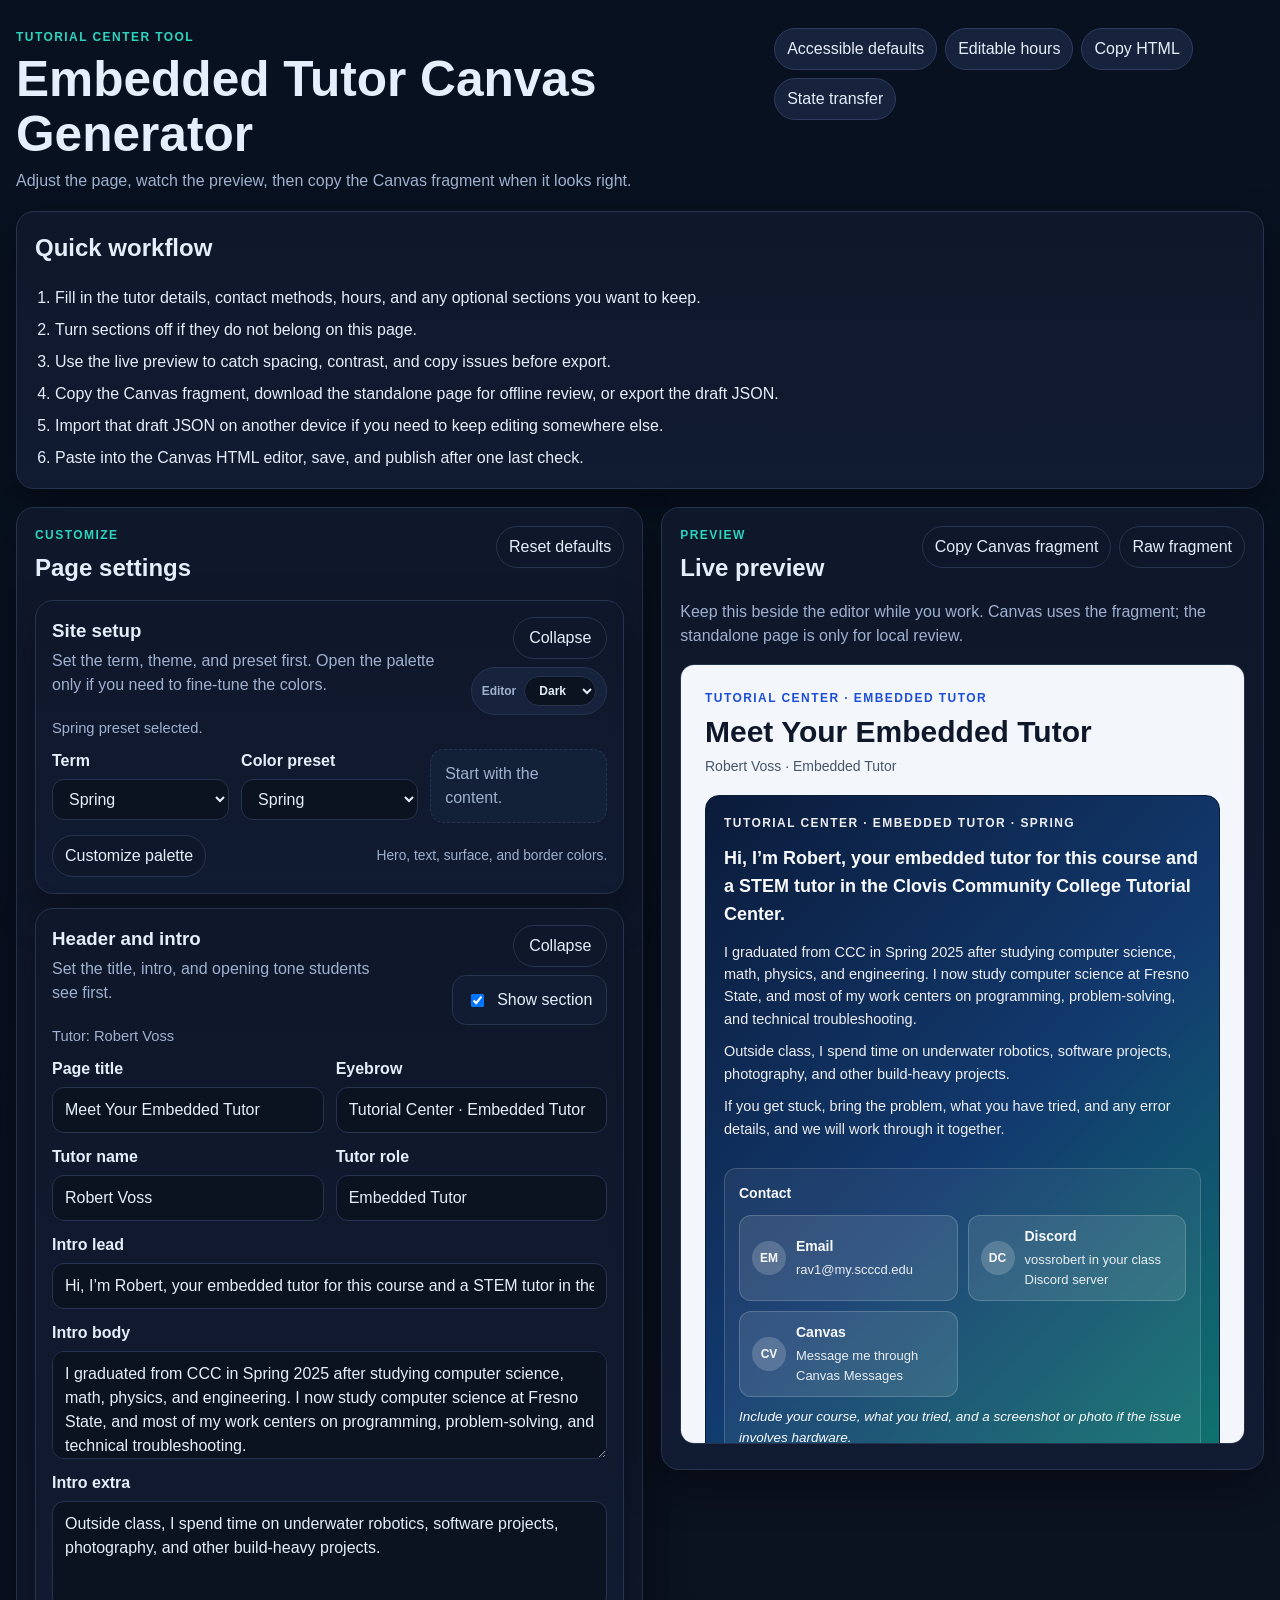
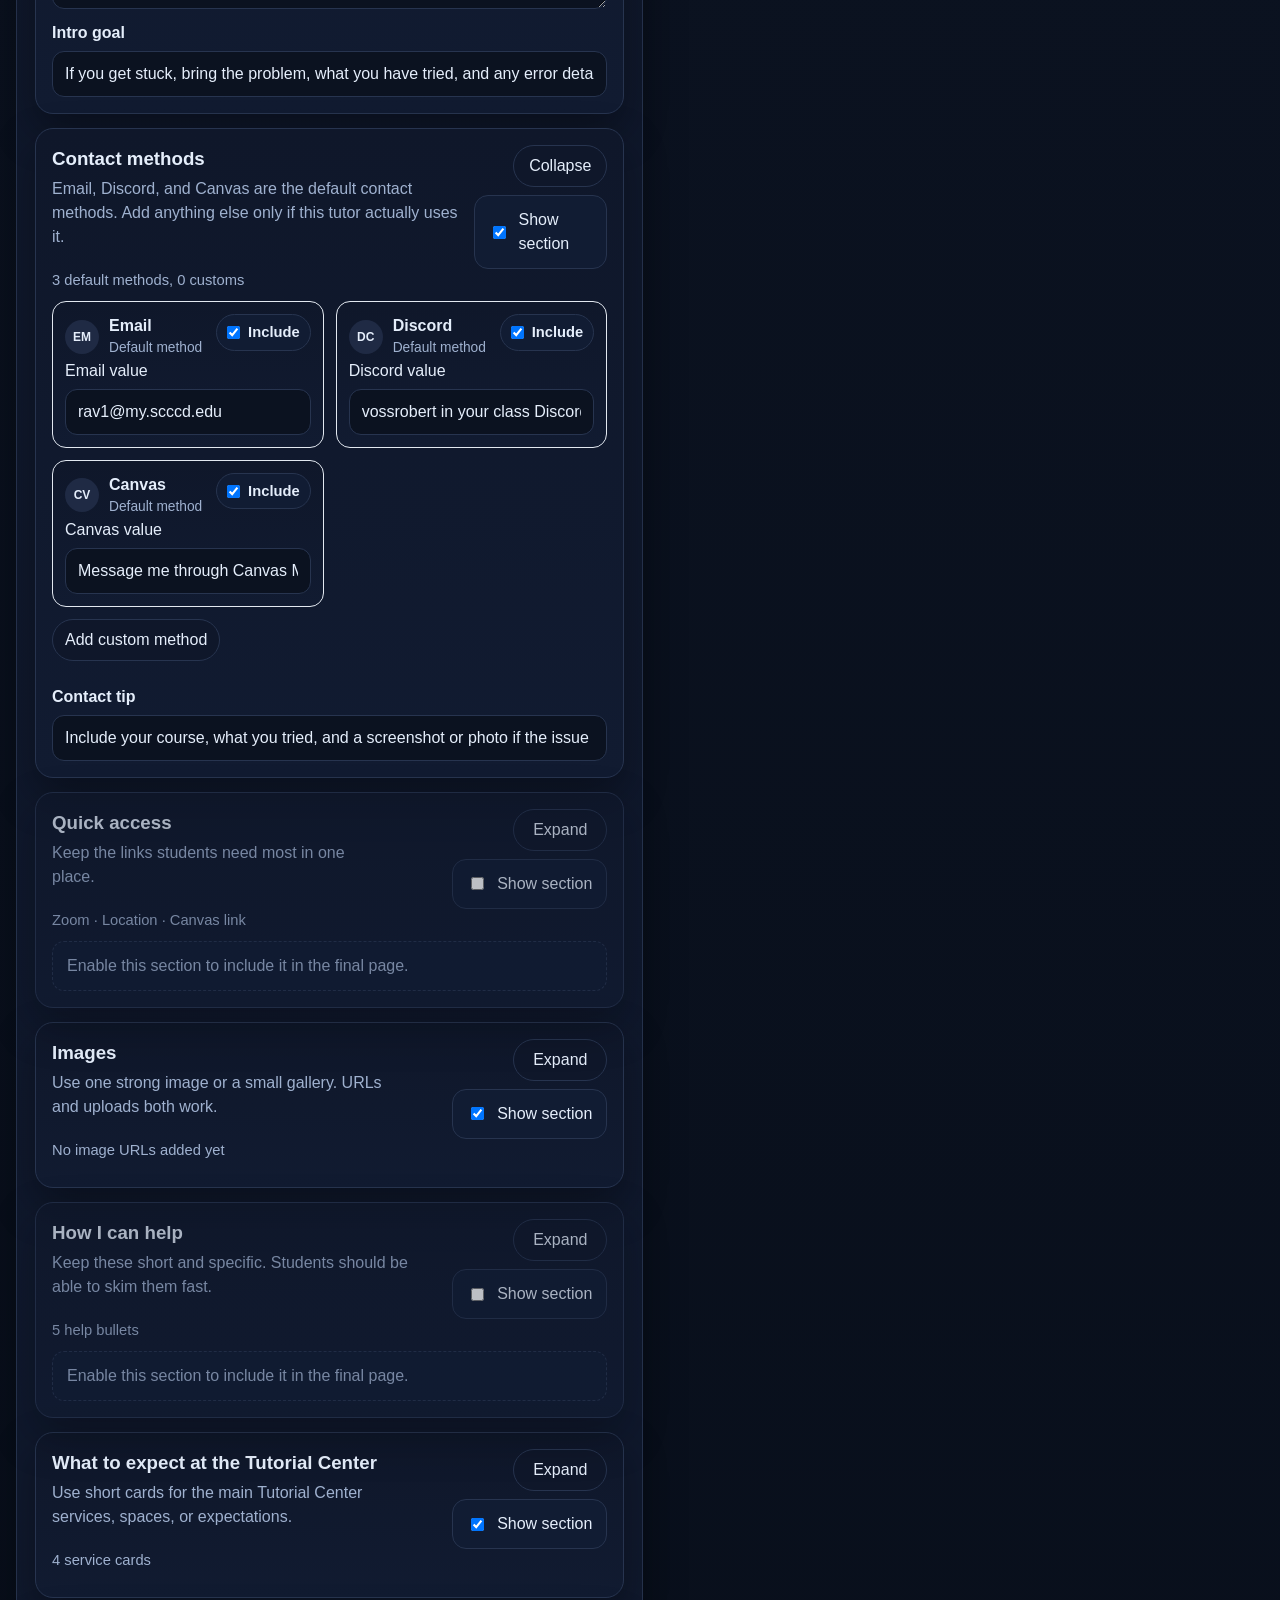
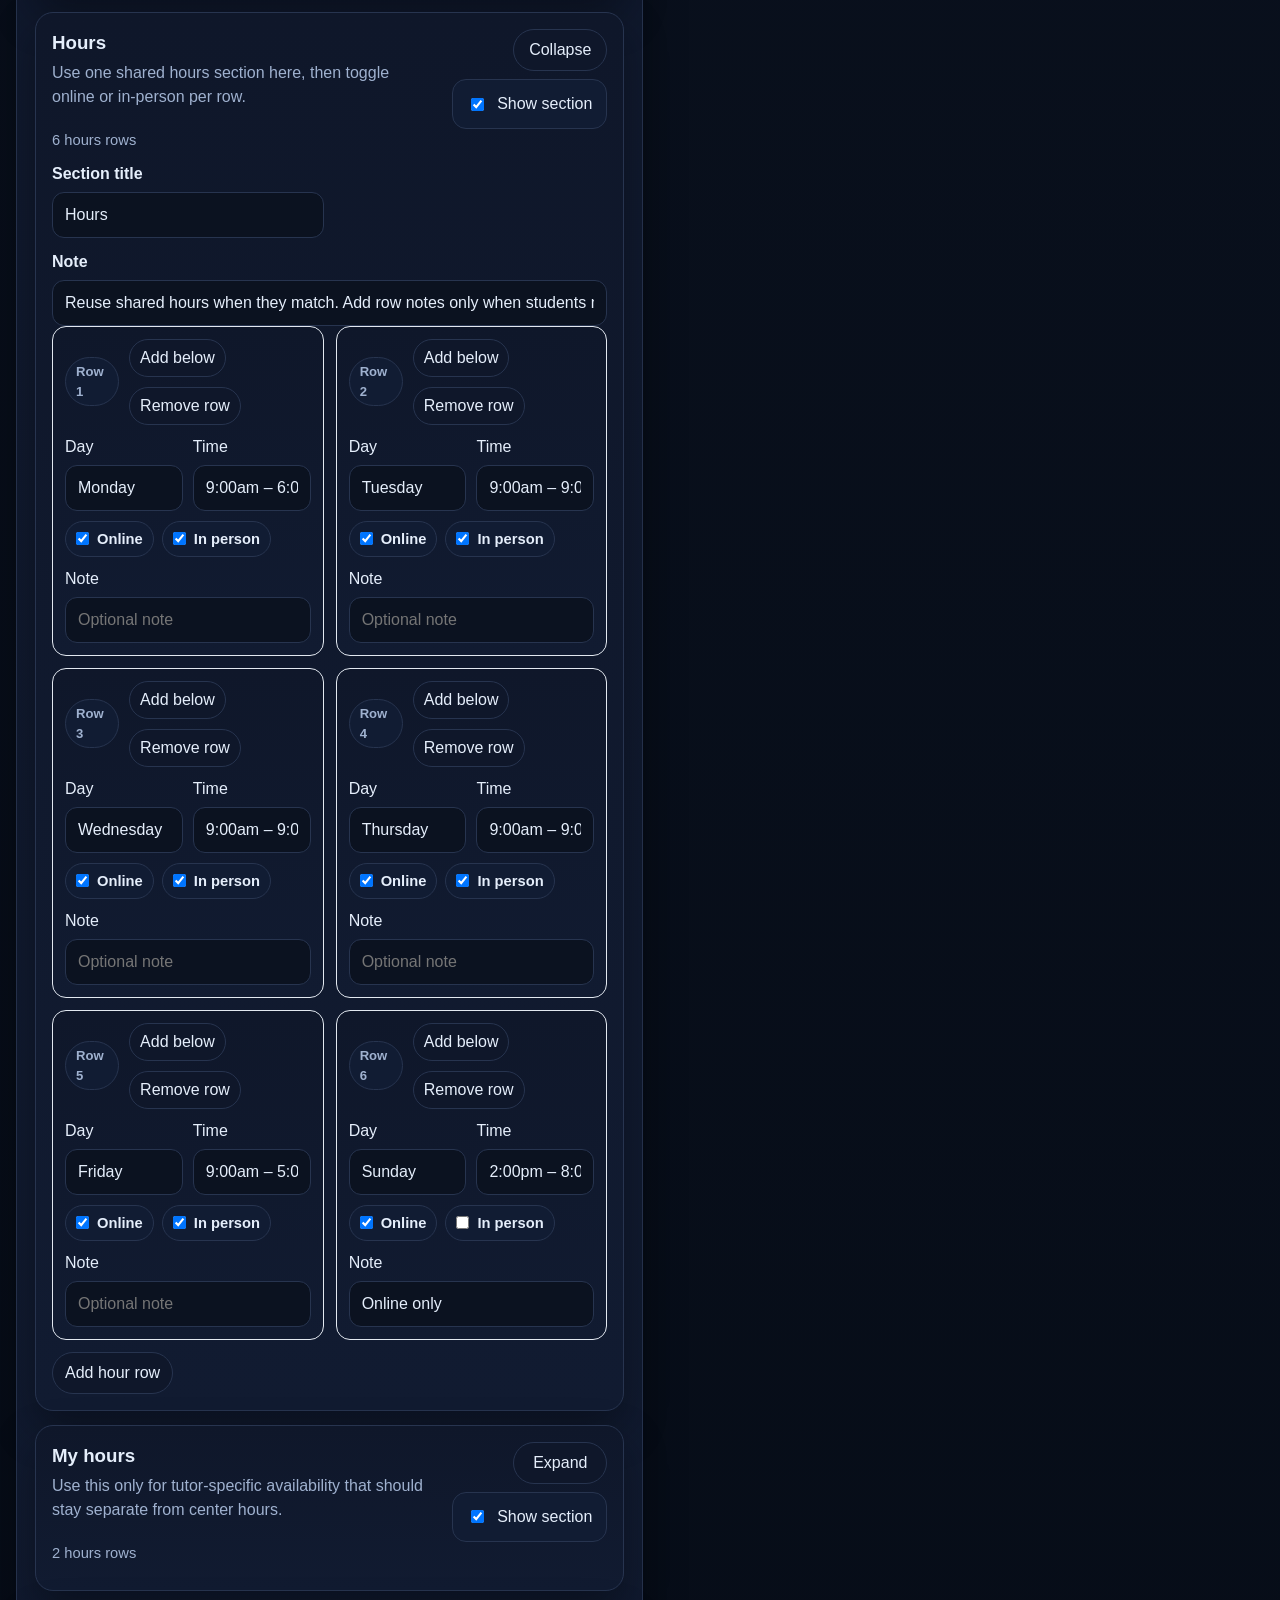
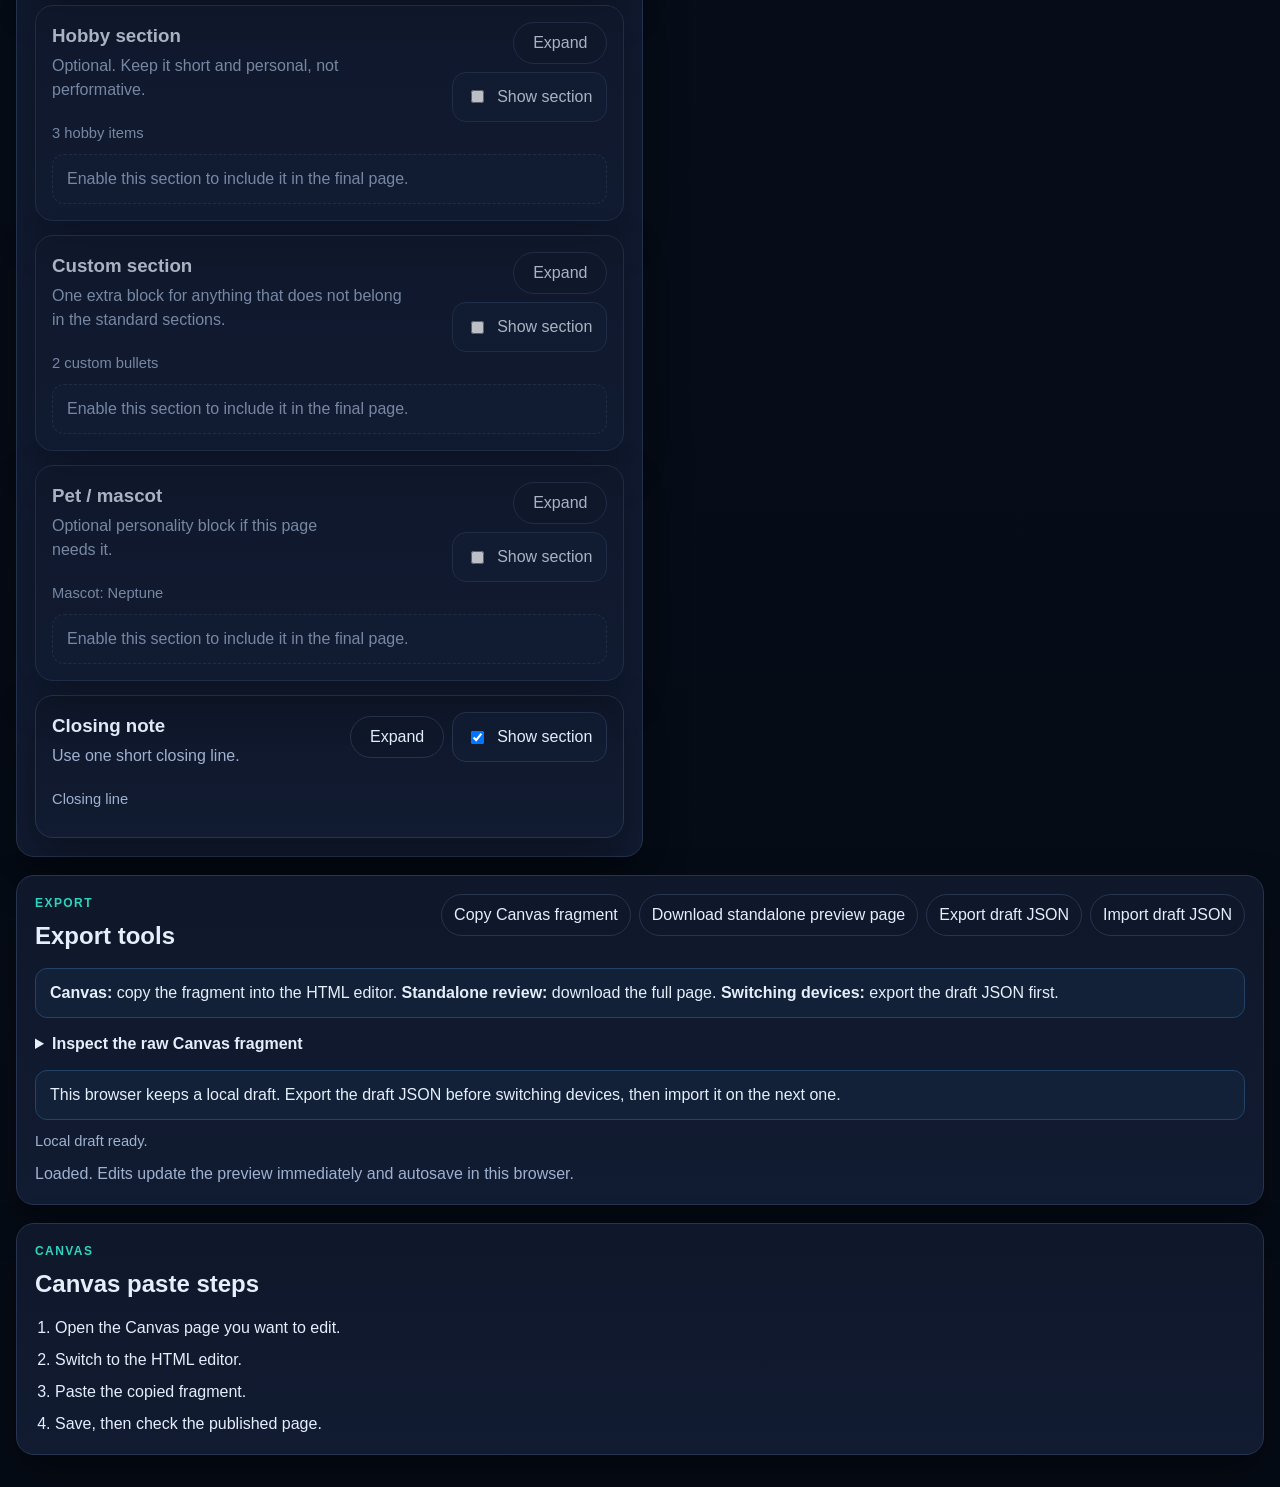
<file: index.html>
<!doctype html>
<html lang="en">
<head>
  <meta charset="utf-8" />
  <meta name="viewport" content="width=device-width, initial-scale=1" />
  <title>Embedded Tutor Canvas Generator</title>
  <meta name="description" content="Generate a clean, accessible Canvas page for embedded tutors with editable defaults and copyable HTML." />
  <link rel="stylesheet" href="./style.css?v=31" />
</head>
<body>
  <a class="skipLink" href="#app">Skip to content</a>
  <header class="siteHeader">
    <div>
      <p class="eyebrow">Tutorial Center tool</p>
      <h1>Embedded Tutor Canvas Generator</h1>
      <p class="lede">Adjust the page, watch the preview, then copy the Canvas fragment when it looks right.</p>
    </div>
    <div class="headerPills" aria-label="Page features">
      <span class="pill">Accessible defaults</span>
      <span class="pill">Editable hours</span>
      <span class="pill">Copy HTML</span>
      <span class="pill">State transfer</span>
    </div>
  </header>

  <main id="app" class="appShell">
    <section class="card introCard">
      <h2>Quick workflow</h2>
      <ol class="steps">
        <li>Fill in the tutor details, contact methods, hours, and any optional sections you want to keep.</li>
        <li>Turn sections off if they do not belong on this page.</li>
        <li>Use the live preview to catch spacing, contrast, and copy issues before export.</li>
        <li>Copy the Canvas fragment, download the standalone page for offline review, or export the draft JSON.</li>
        <li>Import that draft JSON on another device if you need to keep editing somewhere else.</li>
        <li>Paste into the Canvas HTML editor, save, and publish after one last check.</li>
      </ol>
    </section>

    <div class="layout">
      <section class="panel card" aria-labelledby="editor-title">
        <div class="sectionHead">
          <div>
            <p class="eyebrow">Customize</p>
            <h2 id="editor-title">Page settings</h2>
          </div>
          <button class="ghostBtn" type="button" data-action="reset">Reset defaults</button>
        </div>
        <div id="editor"></div>
      </section>

      <section class="panel card previewPanel" aria-labelledby="preview-title">
        <div class="sectionHead">
          <div>
            <p class="eyebrow">Preview</p>
            <h2 id="preview-title">Live preview</h2>
          </div>
          <div class="buttonRow">
            <button class="ghostBtn" type="button" data-action="copy-html">Copy Canvas fragment</button>
            <a class="ghostBtn linkBtn" href="#output-title">Raw fragment</a>
          </div>
        </div>
        <p class="hint">Keep this beside the editor while you work. Canvas uses the fragment; the standalone page is only for local review.</p>
        <iframe class="previewFrame" title="Generated Canvas preview" data-preview></iframe>
      </section>
    </div>

    <section class="card outputCard" aria-labelledby="output-title">
      <div class="sectionHead">
        <div>
          <p class="eyebrow">Export</p>
          <h2 id="output-title">Export tools</h2>
        </div>
        <div class="buttonRow">
          <button class="ghostBtn" type="button" data-action="copy-html-secondary">Copy Canvas fragment</button>
          <button class="ghostBtn" type="button" data-action="download-html">Download standalone preview page</button>
          <button class="ghostBtn" type="button" data-action="export-state">Export draft JSON</button>
          <button class="ghostBtn" type="button" data-action="import-state">Import draft JSON</button>
        </div>
      </div>
      <div class="notice exportNotice"><strong>Canvas:</strong> copy the fragment into the HTML editor. <strong>Standalone review:</strong> download the full page. <strong>Switching devices:</strong> export the draft JSON first.</div>
      <details class="rawOutputDetails">
        <summary>Inspect the raw Canvas fragment</summary>
        <textarea class="outputBox" readonly spellcheck="false" aria-label="Generated HTML output" data-output></textarea>
      </details>
      <div class="transferNote notice">This browser keeps a local draft. Export the draft JSON before switching devices, then import it on the next one.</div>
      <p class="saveMeta" data-save-meta>Local draft ready.</p>
      <p class="status" role="status" aria-live="polite" data-status>Loaded. Edits update the preview immediately and autosave in this browser.</p>
    </section>

    <section id="instructions" class="card guideCard" aria-labelledby="guide-title">
      <div class="sectionHead">
        <div>
          <p class="eyebrow">Canvas</p>
          <h2 id="guide-title">Canvas paste steps</h2>
        </div>
      </div>
      <ol class="steps compact">
        <li>Open the Canvas page you want to edit.</li>
        <li>Switch to the HTML editor.</li>
        <li>Paste the copied fragment.</li>
        <li>Save, then check the published page.</li>
      </ol>
    </section>
    <input type="file" accept="application/json,.json" data-import-state-input hidden />
  </main>

  <script src="./app.js?v=31" defer></script>
</body>
</html>
</file>
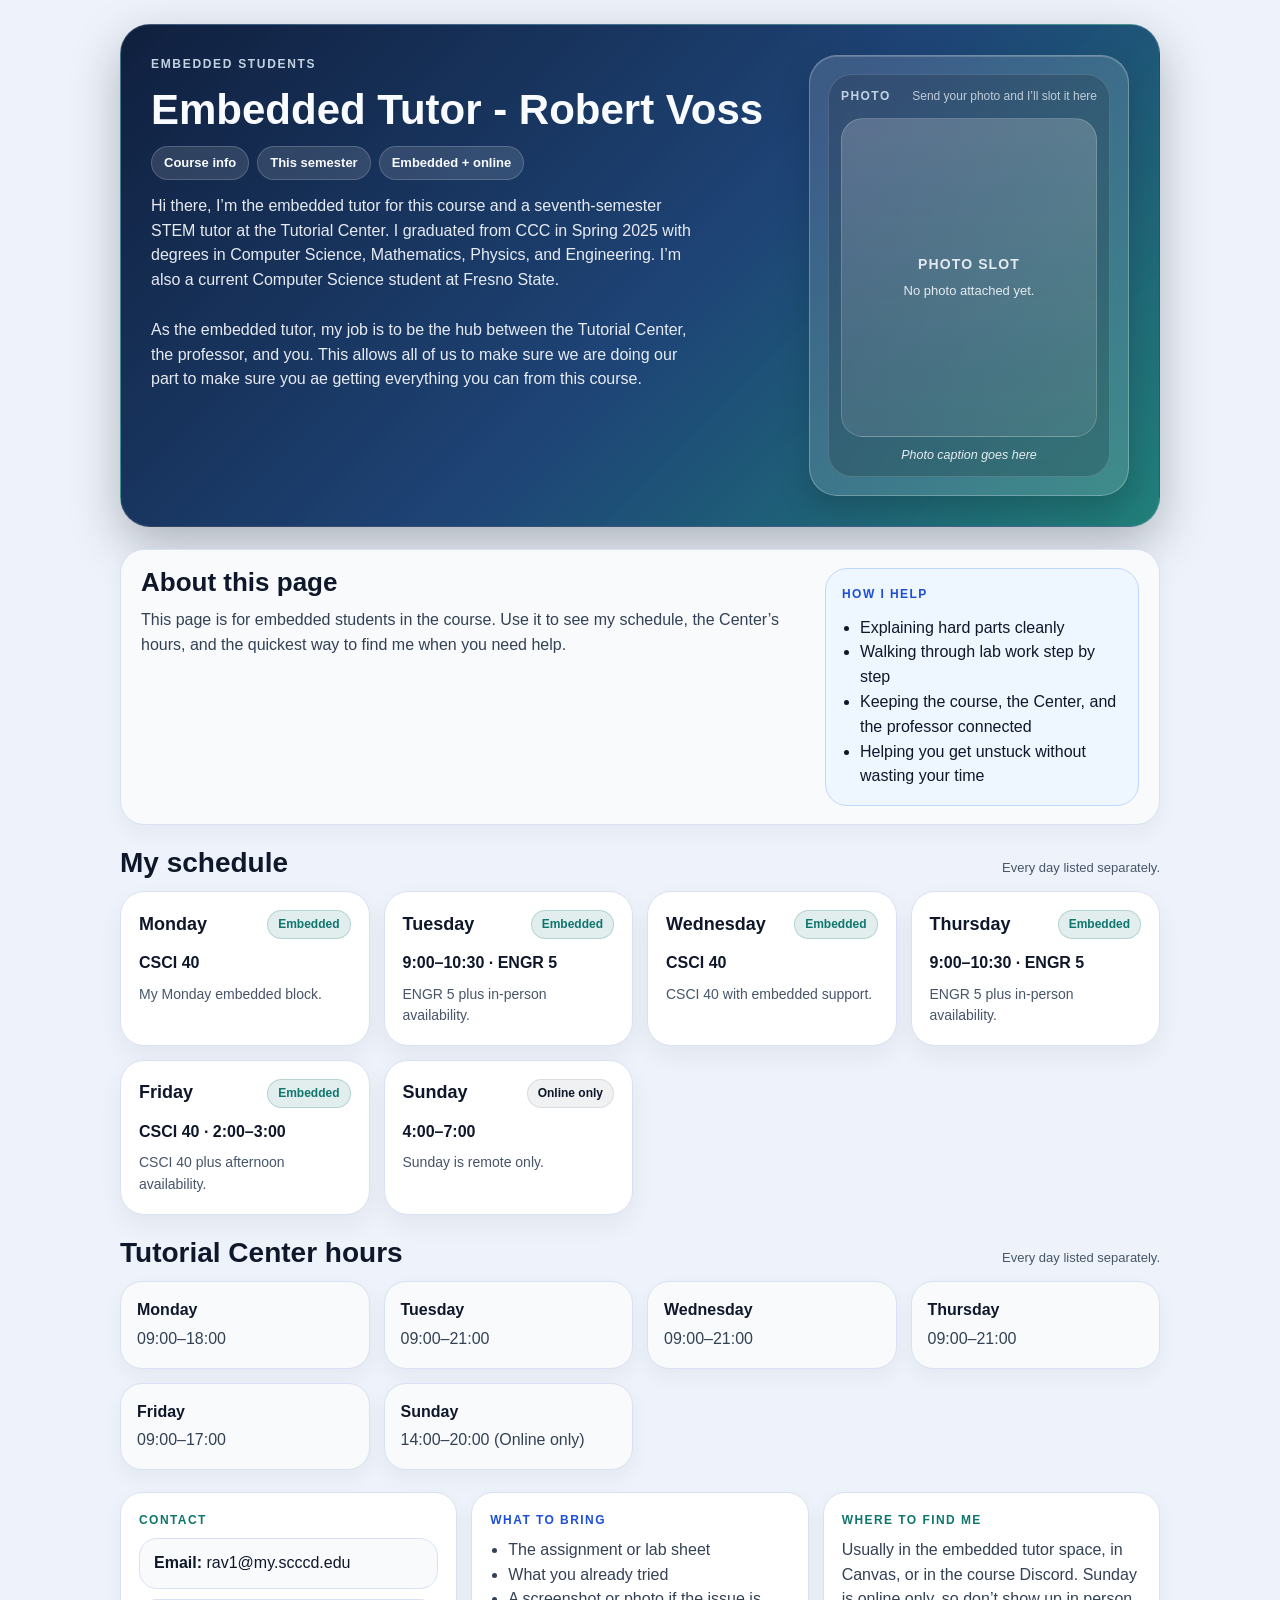
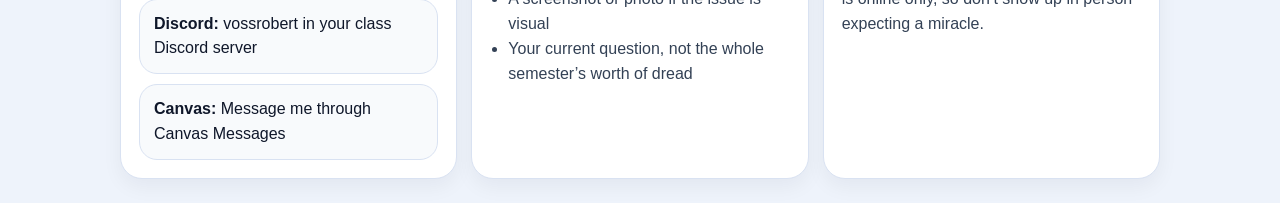
<file: robert-voss-canvas-page.html>
<!doctype html>
<html lang="en">
<head>
  <meta charset="utf-8" />
  <meta name="viewport" content="width=device-width, initial-scale=1" />
  <title>Embedded Tutor - Robert Voss</title>
  <style>
    :root { color-scheme: light; }
    html, body { margin: 0; padding: 0; background: #eef3fb; }
    body { font-family: Arial, Helvetica, sans-serif; line-height: 1.55; color: #0f172a; }
    a { color: #0f766e; }
    img { max-width: 100%; height: auto; }
    .page { padding: 24px; }
    @media (max-width: 720px) { .page { padding: 14px; } }
  </style>
</head>
<body>
  <main class="page">
<div style="max-width: 1040px; margin: 0 auto; padding: 0; font-family: Arial, Helvetica, sans-serif; line-height: 1.55; color: #0f172a;">
  <section style="padding: 30px; border-radius: 30px; background: linear-gradient(135deg, rgba(11,27,58,0.98) 0%, rgba(18,58,111,0.95) 54%, rgba(15,118,110,0.92) 100%); border: 1px solid rgba(255,255,255,0.16); box-shadow: 0 18px 50px rgba(5, 10, 24, 0.28); overflow: hidden; color: #f8fbff;">
    <div style="display:flex; flex-wrap:wrap; gap: 22px; align-items: stretch;">
      <div style="flex: 1 1 360px; min-width: 280px; display:flex; flex-direction:column; gap: 14px;">
        <div style="font-size: 12px; letter-spacing: 0.14em; text-transform: uppercase; font-weight: 700; color: rgba(224,241,255,0.85);">Embedded Students</div>
        <h1 style="margin: 0; font-size: 42px; line-height: 1.05; color: #f8fbff;">Embedded Tutor - Robert Voss</h1>
        <div style="display:flex; flex-wrap:wrap; gap: 8px;">
          <span style="display:inline-flex; align-items:center; padding: 6px 12px; border-radius: 999px; background: rgba(255,255,255,0.12); border: 1px solid rgba(255,255,255,0.18); color: #f8fbff; font-size: 13px; font-weight: 700;">Course info</span>
          <span style="display:inline-flex; align-items:center; padding: 6px 12px; border-radius: 999px; background: rgba(255,255,255,0.12); border: 1px solid rgba(255,255,255,0.18); color: #f8fbff; font-size: 13px; font-weight: 700;">This semester</span>
          <span style="display:inline-flex; align-items:center; padding: 6px 12px; border-radius: 999px; background: rgba(255,255,255,0.12); border: 1px solid rgba(255,255,255,0.18); color: #f8fbff; font-size: 13px; font-weight: 700;">Embedded + online</span>
        </div>
        <p style="margin: 0; font-size: 16px; color: rgba(248,251,255,0.92); max-width: 62ch; white-space: pre-wrap;">Hi there, I’m the embedded tutor for this course and a seventh-semester STEM tutor at the Tutorial Center. I graduated from CCC in Spring 2025 with degrees in Computer Science, Mathematics, Physics, and Engineering. I’m also a current Computer Science student at Fresno State.

As the embedded tutor, my job is to be the hub between the Tutorial Center, the professor, and you. This allows all of us to make sure we are doing our part to make sure you ae getting everything you can from this course.</p>
      </div>
      <div style="flex: 0 1 320px; min-width: 240px; display:flex; align-items:center; justify-content:center;">
        <div style="width: 100%; padding: 18px; border-radius: 28px; background: rgba(255,255,255,0.14); border: 1px solid rgba(255,255,255,0.26); backdrop-filter: blur(14px); -webkit-backdrop-filter: blur(14px); box-shadow: inset 0 1px 0 rgba(255,255,255,0.18), 0 14px 32px rgba(0,0,0,0.18);">
          <div style="padding: 12px; border-radius: 24px; background: rgba(7,12,24,0.18); border: 1px solid rgba(255,255,255,0.14);">
            <div style="display:flex; align-items:center; justify-content:space-between; gap: 12px; margin-bottom: 12px;">
              <div style="font-size: 12px; letter-spacing: 0.12em; text-transform: uppercase; font-weight: 700; color: rgba(224,241,255,0.82);">Photo</div>
              <div style="font-size: 12px; color: rgba(248,251,255,0.72);">Send your photo and I’ll slot it here</div>
            </div>
            <div style="aspect-ratio: 4 / 5; border-radius: 22px; background: linear-gradient(180deg, rgba(255,255,255,0.20), rgba(255,255,255,0.08)); border: 1px solid rgba(255,255,255,0.18); display:flex; align-items:center; justify-content:center; overflow:hidden;">
              <div style="padding: 18px; text-align:center; color: rgba(248,251,255,0.88);">
                <div style="font-size: 14px; font-weight: 800; letter-spacing: 0.08em; text-transform: uppercase;">Photo slot</div>
                <div style="margin-top: 6px; font-size: 13px; line-height: 1.45;">No photo attached yet.</div>
              </div>
            </div>
            <div style="margin-top: 10px; font-size: 12.5px; font-style: italic; line-height: 1.35; color: rgba(248,251,255,0.90); text-align: center;">Photo caption goes here</div>
          </div>
        </div>
      </div>
    </div>
  </section>

  <section style="margin-top: 22px; padding: 18px 20px; border-radius: 24px; background: #f8fafc; border: 1px solid #d8e2f1; box-shadow: 0 8px 20px rgba(15, 23, 42, 0.05);">
    <div style="display:flex; flex-wrap:wrap; gap: 18px; align-items:flex-start; justify-content:space-between;">
      <div style="flex: 1 1 340px; min-width: 280px;">
        <h2 style="margin: 0 0 10px 0; font-size: 26px; line-height: 1.15; color: #0f172a;">About this page</h2>
        <p style="margin: 0; color: #334155;">This page is for embedded students in the course. Use it to see my schedule, the Center’s hours, and the quickest way to find me when you need help.</p>
      </div>
      <div style="flex: 0 1 280px; min-width: 240px; padding: 16px; border-radius: 22px; background: #eef6ff; border: 1px solid #bfd8ff;">
        <div style="font-size: 12px; letter-spacing: 0.12em; text-transform: uppercase; font-weight: 800; color: #1d4ed8;">How I help</div>
        <ul style="margin: 12px 0 0 18px; padding: 0; color: #0f172a;">
          <li>Explaining hard parts cleanly</li>
          <li>Walking through lab work step by step</li>
          <li>Keeping the course, the Center, and the professor connected</li>
          <li>Helping you get unstuck without wasting your time</li>
        </ul>
      </div>
    </div>
  </section>

  <section style="margin-top: 22px;">
    <div style="display:flex; align-items:baseline; justify-content:space-between; gap: 12px; flex-wrap:wrap; margin-bottom: 12px;">
      <h2 style="margin: 0; font-size: 28px; line-height: 1.15; color: #0f172a;">My schedule</h2>
      <div style="font-size: 13px; color: #475569;">Every day listed separately.</div>
    </div>

    <div style="display:grid; grid-template-columns: repeat(auto-fit, minmax(220px, 1fr)); gap: 14px;">
      <div style="padding: 18px; border-radius: 24px; background: #ffffff; border: 1px solid #d9e2f2; box-shadow: 0 10px 24px rgba(15, 23, 42, 0.06);">
      <div style="display:flex; align-items:center; justify-content:space-between; gap: 10px; margin-bottom: 12px;">
        <div style="font-size: 18px; font-weight: 800; color: #0f172a;">Monday</div>
        <span style="display:inline-flex; align-items:center; padding: 4px 10px; border-radius: 999px; background: rgba(15,118,110,0.12); border: 1px solid rgba(15,118,110,0.22); color: #0f766e; font-size: 12px; font-weight: 800;">Embedded</span>
      </div>
      <div style="font-size: 16px; color: #0f172a; font-weight: 700;">CSCI 40</div>
      <div style="margin-top: 8px; font-size: 14px; color: #475569;">My Monday embedded block.</div>
    </div><div style="padding: 18px; border-radius: 24px; background: #ffffff; border: 1px solid #d9e2f2; box-shadow: 0 10px 24px rgba(15, 23, 42, 0.06);">
      <div style="display:flex; align-items:center; justify-content:space-between; gap: 10px; margin-bottom: 12px;">
        <div style="font-size: 18px; font-weight: 800; color: #0f172a;">Tuesday</div>
        <span style="display:inline-flex; align-items:center; padding: 4px 10px; border-radius: 999px; background: rgba(15,118,110,0.12); border: 1px solid rgba(15,118,110,0.22); color: #0f766e; font-size: 12px; font-weight: 800;">Embedded</span>
      </div>
      <div style="font-size: 16px; color: #0f172a; font-weight: 700;">9:00–10:30 · ENGR 5</div>
      <div style="margin-top: 8px; font-size: 14px; color: #475569;">ENGR 5 plus in-person availability.</div>
    </div><div style="padding: 18px; border-radius: 24px; background: #ffffff; border: 1px solid #d9e2f2; box-shadow: 0 10px 24px rgba(15, 23, 42, 0.06);">
      <div style="display:flex; align-items:center; justify-content:space-between; gap: 10px; margin-bottom: 12px;">
        <div style="font-size: 18px; font-weight: 800; color: #0f172a;">Wednesday</div>
        <span style="display:inline-flex; align-items:center; padding: 4px 10px; border-radius: 999px; background: rgba(15,118,110,0.12); border: 1px solid rgba(15,118,110,0.22); color: #0f766e; font-size: 12px; font-weight: 800;">Embedded</span>
      </div>
      <div style="font-size: 16px; color: #0f172a; font-weight: 700;">CSCI 40</div>
      <div style="margin-top: 8px; font-size: 14px; color: #475569;">CSCI 40 with embedded support.</div>
    </div><div style="padding: 18px; border-radius: 24px; background: #ffffff; border: 1px solid #d9e2f2; box-shadow: 0 10px 24px rgba(15, 23, 42, 0.06);">
      <div style="display:flex; align-items:center; justify-content:space-between; gap: 10px; margin-bottom: 12px;">
        <div style="font-size: 18px; font-weight: 800; color: #0f172a;">Thursday</div>
        <span style="display:inline-flex; align-items:center; padding: 4px 10px; border-radius: 999px; background: rgba(15,118,110,0.12); border: 1px solid rgba(15,118,110,0.22); color: #0f766e; font-size: 12px; font-weight: 800;">Embedded</span>
      </div>
      <div style="font-size: 16px; color: #0f172a; font-weight: 700;">9:00–10:30 · ENGR 5</div>
      <div style="margin-top: 8px; font-size: 14px; color: #475569;">ENGR 5 plus in-person availability.</div>
    </div><div style="padding: 18px; border-radius: 24px; background: #ffffff; border: 1px solid #d9e2f2; box-shadow: 0 10px 24px rgba(15, 23, 42, 0.06);">
      <div style="display:flex; align-items:center; justify-content:space-between; gap: 10px; margin-bottom: 12px;">
        <div style="font-size: 18px; font-weight: 800; color: #0f172a;">Friday</div>
        <span style="display:inline-flex; align-items:center; padding: 4px 10px; border-radius: 999px; background: rgba(15,118,110,0.12); border: 1px solid rgba(15,118,110,0.22); color: #0f766e; font-size: 12px; font-weight: 800;">Embedded</span>
      </div>
      <div style="font-size: 16px; color: #0f172a; font-weight: 700;">CSCI 40 · 2:00–3:00</div>
      <div style="margin-top: 8px; font-size: 14px; color: #475569;">CSCI 40 plus afternoon availability.</div>
    </div><div style="padding: 18px; border-radius: 24px; background: #ffffff; border: 1px solid #d9e2f2; box-shadow: 0 10px 24px rgba(15, 23, 42, 0.06);">
      <div style="display:flex; align-items:center; justify-content:space-between; gap: 10px; margin-bottom: 12px;">
        <div style="font-size: 18px; font-weight: 800; color: #0f172a;">Sunday</div>
        <span style="display:inline-flex; align-items:center; padding: 4px 10px; border-radius: 999px; background: rgba(15,23,42,0.06); border: 1px solid rgba(15,23,42,0.10); color: #0f172a; font-size: 12px; font-weight: 800;">Online only</span>
      </div>
      <div style="font-size: 16px; color: #0f172a; font-weight: 700;">4:00–7:00</div>
      <div style="margin-top: 8px; font-size: 14px; color: #475569;">Sunday is remote only.</div>
    </div>
    </div>
  </section>

  <section style="margin-top: 22px;">
    <div style="display:flex; align-items:baseline; justify-content:space-between; gap: 12px; flex-wrap:wrap; margin-bottom: 12px;">
      <h2 style="margin: 0; font-size: 28px; line-height: 1.15; color: #0f172a;">Tutorial Center hours</h2>
      <div style="font-size: 13px; color: #475569;">Every day listed separately.</div>
    </div>

    <div style="display:grid; grid-template-columns: repeat(auto-fit, minmax(200px, 1fr)); gap: 14px;">
      <div style="padding: 16px; border-radius: 22px; background: #f8fafc; border: 1px solid #d9e2f2; box-shadow: 0 8px 20px rgba(15, 23, 42, 0.05);">
      <div style="font-weight: 800; color: #0f172a;">Monday</div>
      <div style="margin-top: 4px; color: #334155;">09:00–18:00</div>
    </div><div style="padding: 16px; border-radius: 22px; background: #f8fafc; border: 1px solid #d9e2f2; box-shadow: 0 8px 20px rgba(15, 23, 42, 0.05);">
      <div style="font-weight: 800; color: #0f172a;">Tuesday</div>
      <div style="margin-top: 4px; color: #334155;">09:00–21:00</div>
    </div><div style="padding: 16px; border-radius: 22px; background: #f8fafc; border: 1px solid #d9e2f2; box-shadow: 0 8px 20px rgba(15, 23, 42, 0.05);">
      <div style="font-weight: 800; color: #0f172a;">Wednesday</div>
      <div style="margin-top: 4px; color: #334155;">09:00–21:00</div>
    </div><div style="padding: 16px; border-radius: 22px; background: #f8fafc; border: 1px solid #d9e2f2; box-shadow: 0 8px 20px rgba(15, 23, 42, 0.05);">
      <div style="font-weight: 800; color: #0f172a;">Thursday</div>
      <div style="margin-top: 4px; color: #334155;">09:00–21:00</div>
    </div><div style="padding: 16px; border-radius: 22px; background: #f8fafc; border: 1px solid #d9e2f2; box-shadow: 0 8px 20px rgba(15, 23, 42, 0.05);">
      <div style="font-weight: 800; color: #0f172a;">Friday</div>
      <div style="margin-top: 4px; color: #334155;">09:00–17:00</div>
    </div><div style="padding: 16px; border-radius: 22px; background: #f8fafc; border: 1px solid #d9e2f2; box-shadow: 0 8px 20px rgba(15, 23, 42, 0.05);">
      <div style="font-weight: 800; color: #0f172a;">Sunday</div>
      <div style="margin-top: 4px; color: #334155;">14:00–20:00 (Online only)</div>
    </div>
    </div>
  </section>

  <section style="margin-top: 22px; display:grid; grid-template-columns: repeat(auto-fit, minmax(240px, 1fr)); gap: 14px;">
    <div style="padding: 18px; border-radius: 22px; background: #ffffff; border: 1px solid #d9e2f2; box-shadow: 0 8px 20px rgba(15, 23, 42, 0.05);">
      <div style="font-size: 12px; letter-spacing: 0.12em; text-transform: uppercase; font-weight: 800; color: #0f766e; margin-bottom: 8px;">Contact</div>
      <div style="display:grid; gap: 10px;">
        <div style="padding: 12px 14px; border-radius: 18px; background: #f8fafc; border: 1px solid #d9e2f2;"><strong>Email:</strong> rav1@my.scccd.edu</div>
        <div style="padding: 12px 14px; border-radius: 18px; background: #f8fafc; border: 1px solid #d9e2f2;"><strong>Discord:</strong> vossrobert in your class Discord server</div>
        <div style="padding: 12px 14px; border-radius: 18px; background: #f8fafc; border: 1px solid #d9e2f2;"><strong>Canvas:</strong> Message me through Canvas Messages</div>
      </div>
    </div>

    <div style="padding: 18px; border-radius: 22px; background: #ffffff; border: 1px solid #d9e2f2; box-shadow: 0 8px 20px rgba(15, 23, 42, 0.05);">
      <div style="font-size: 12px; letter-spacing: 0.12em; text-transform: uppercase; font-weight: 800; color: #1d4ed8; margin-bottom: 8px;">What to bring</div>
      <ul style="margin: 0; padding-left: 18px; color: #334155;">
        <li>The assignment or lab sheet</li>
        <li>What you already tried</li>
        <li>A screenshot or photo if the issue is visual</li>
        <li>Your current question, not the whole semester’s worth of dread</li>
      </ul>
    </div>

    <div style="padding: 18px; border-radius: 22px; background: #ffffff; border: 1px solid #d9e2f2; box-shadow: 0 8px 20px rgba(15, 23, 42, 0.05);">
      <div style="font-size: 12px; letter-spacing: 0.12em; text-transform: uppercase; font-weight: 800; color: #0f766e; margin-bottom: 8px;">Where to find me</div>
      <p style="margin: 0; color: #334155;">Usually in the embedded tutor space, in Canvas, or in the course Discord. Sunday is online only, so don’t show up in person expecting a miracle.</p>
    </div>
  </section>
</div>
  </main>
</body>
</html>
</file>
<file: style.css>
:root {
  color-scheme: light;
  --bg: #f3f6fb;
  --surface: #ffffff;
  --surface-alt: #f8fafc;
  --text: #0f172a;
  --muted: #475569;
  --border: #cbd5e1;
  --accent: #1d4ed8;
  --accent-2: #0f766e;
  --shadow: 0 14px 40px rgba(15, 23, 42, 0.12);
  --radius: 18px;
}

* { box-sizing: border-box; }
html { scroll-behavior: smooth; }
body {
  margin: 0;
  font-family: Arial, Helvetica, sans-serif;
  line-height: 1.5;
  background: linear-gradient(180deg, #eef2ff 0%, var(--bg) 24%, #ffffff 100%);
  color: var(--text);
}

a { color: var(--accent); }
a:hover { text-decoration-thickness: 2px; }

.skipLink {
  position: absolute;
  left: -999px;
  top: 0;
  background: #fff;
  padding: 10px 14px;
  border: 2px solid var(--accent);
  border-radius: 10px;
  z-index: 1000;
}
.skipLink:focus { left: 12px; top: 12px; }

.siteHeader, .appShell {
  width: min(1260px, calc(100% - 32px));
  margin: 0 auto;
}

.siteHeader {
  padding: 28px 0 18px;
  display: flex;
  gap: 16px;
  justify-content: space-between;
  align-items: flex-start;
}

.eyebrow {
  margin: 0 0 6px;
  font-size: 12px;
  letter-spacing: 0.12em;
  text-transform: uppercase;
  color: var(--accent-2);
  font-weight: 700;
}

h1, h2, h3, p { margin-top: 0; }
h1 {
  margin-bottom: 8px;
  font-size: clamp(2rem, 4vw, 3.1rem);
  line-height: 1.1;
}
.lede { margin-bottom: 0; max-width: 72ch; color: var(--muted); }

.headerPills, .buttonRow { display: flex; flex-wrap: wrap; gap: 8px; }
.pill, .ghostBtn {
  display: inline-flex;
  align-items: center;
  justify-content: center;
  min-height: 38px;
  padding: 8px 12px;
  border-radius: 999px;
  border: 1px solid var(--border);
  background: var(--surface);
  color: var(--text);
  text-decoration: none;
  font: inherit;
}
.pill { background: #eff6ff; border-color: #bfdbfe; }
.ghostBtn:hover, .linkBtn:hover { border-color: var(--accent); }

.appShell {
  display: grid;
  gap: 18px;
  padding-bottom: 32px;
}
.layout {
  display: grid;
  grid-template-columns: minmax(0, 1.02fr) minmax(360px, 0.98fr);
  gap: 18px;
  align-items: start;
}
.card {
  background: var(--surface);
  border: 1px solid var(--border);
  border-radius: var(--radius);
  box-shadow: var(--shadow);
  padding: 18px;
}
.introCard, .guideCard { background: linear-gradient(180deg, #ffffff 0%, #f8fafc 100%); }
.sectionHead {
  display: flex;
  justify-content: space-between;
  gap: 12px;
  align-items: flex-start;
  margin-bottom: 14px;
}
.sectionHead h2 { margin-bottom: 0; }
.hint, .status, .groupNote, .helpText { color: var(--muted); }
.previewPanel { position: sticky; top: 16px; }
.status { margin: 10px 0 0; }
.steps { margin: 0; padding-left: 20px; }
.steps.compact { max-width: 72ch; }
.steps li + li { margin-top: 8px; }

.fieldGroup + .fieldGroup { margin-top: 14px; }
.fieldGroup h3 { margin-bottom: 4px; }
.editorSection { padding: 16px; }
.sectionHeadMain { display: flex; flex-direction: column; gap: 4px; min-width: 0; }
.sectionActions { display: flex; flex-wrap: wrap; gap: 8px; align-items: center; justify-content: flex-end; }
.sectionSummary { margin: 0; color: var(--muted); font-size: 0.92rem; }
.isHidden { display: none !important; }
.sectionBody.isHidden { display: none; }
.sectionToggleBtn { min-width: 94px; }
.fieldGrid {
  display: grid;
  grid-template-columns: repeat(2, minmax(0, 1fr));
  gap: 12px;
}
.field { display: flex; flex-direction: column; gap: 6px; }
.field.full { grid-column: 1 / -1; }
.fullField { grid-column: 1 / -1; }
.labelText { display: inline-flex; align-items: center; gap: 8px; font-weight: 700; }
.tipWrap { position: relative; display: inline-flex; align-items: center; }
.infoTip {
  width: 18px;
  height: 18px;
  border: 1px solid var(--border);
  border-radius: 50%;
  background: var(--surface-alt);
  color: var(--muted);
  font-size: 11px;
  line-height: 1;
  padding: 0;
}
.tipBubble {
  position: absolute;
  z-index: 4;
  left: 50%;
  bottom: calc(100% + 8px);
  transform: translateX(-50%);
  min-width: 180px;
  max-width: 260px;
  padding: 8px 10px;
  border-radius: 10px;
  background: var(--surface);
  border: 1px solid var(--border);
  box-shadow: var(--shadow);
  color: var(--text);
  font-size: 12px;
  opacity: 0;
  pointer-events: none;
  transition: opacity 0.15s ease, transform 0.15s ease;
}
.tipWrap:hover .tipBubble,
.tipWrap:focus-within .tipBubble {
  opacity: 1;
  transform: translateX(-50%) translateY(-2px);
}
.fieldTip {
  font-size: 12px;
  color: var(--muted);
}
input, textarea, select {
  width: 100%;
  border: 1px solid var(--border);
  border-radius: 12px;
  padding: 10px 12px;
  font: inherit;
  color: var(--text);
  background: #fff;
}
textarea { min-height: 108px; resize: vertical; }
input:focus, textarea:focus, select:focus, button:focus, a:focus {
  outline: 3px solid rgba(29, 78, 216, 0.22);
  outline-offset: 2px;
  border-color: var(--accent);
}
.rowCard {
  border: 1px solid #e2e8f0;
  border-radius: 14px;
  padding: 12px;
  background: #f8fafc;
}
.rowGrid { display: grid; grid-template-columns: 1.2fr 1fr 1fr 1.1fr; gap: 8px; align-items: end; }
.rowGrid.three { grid-template-columns: 1.2fr 1fr 1fr; }
.rowGrid .miniLabel { font-size: 12px; color: var(--muted); font-weight: 700; margin-bottom: 4px; display: block; }
.rowGrid input { min-width: 0; }

.hoursCard {
  padding: 14px;
  display: flex;
  flex-direction: column;
  gap: 12px;
}
.hoursCardHeader {
  display: grid;
  grid-template-columns: minmax(0, 1fr) minmax(0, 1fr);
  gap: 10px;
  align-items: end;
}
.hoursCardBody {
  display: grid;
  grid-template-columns: repeat(2, minmax(0, 1fr));
  gap: 10px;
}
.hoursNoteField {
  grid-column: 1 / -1;
}
.hoursActions {
  justify-content: flex-start;
}
.heroImageFrame {
  flex: 0 1 310px;
  min-width: 240px;
  max-width: 330px;
  display: flex;
  flex-direction: column;
  gap: 10px;
  justify-content: center;
}
.heroImageFrame figure {
  margin: 0;
  padding: 14px;
  border-radius: 26px;
  background: rgba(255,255,255,0.16);
  border: 1px solid rgba(255,255,255,0.36);
  backdrop-filter: blur(14px);
  -webkit-backdrop-filter: blur(14px);
  box-shadow: 0 14px 34px rgba(0,0,0,0.18);
  overflow: hidden;
  display: flex;
  flex-direction: column;
  gap: 10px;
}
.heroImageFrame img {
  width: 100%;
  max-height: 260px;
  height: auto;
  display: block;
  border-radius: 18px;
  border: 1px solid rgba(255,255,255,0.18);
  object-fit: cover;
}
.heroImageFrame figcaption {
  margin: 0;
  padding: 0 2px;
  font-size: 12.5px;
  font-style: italic;
  line-height: 1.35;
  color: rgba(255,255,255,0.90);
  text-align: center;
}
.helperStrip {
  display: flex;
  flex-wrap: wrap;
  gap: 10px;
  align-items: center;
}
.fieldStack { display: grid; gap: 10px; }
.contactMethodTop { display: flex; justify-content: space-between; gap: 12px; align-items: flex-start; }
.small { font-size: 0.86rem; }
.muted { color: var(--muted); }
.contactGrid { grid-template-columns: 1fr; }
.setupNote {
  border: 1px dashed var(--border);
  border-radius: 14px;
  padding: 12px 14px;
  background: var(--surface-alt);
  color: var(--muted);
  display: flex;
  align-items: center;
}
.palettePanel { margin-top: 12px; }
.palettePanelHead { justify-content: space-between; }
.rawOutputDetails { margin-top: 14px; }
.rawOutputDetails summary { cursor: pointer; font-weight: 700; color: var(--text); }
.rawOutputDetails[open] summary { margin-bottom: 12px; }
.exportNotice { margin-bottom: 14px; }
.outputBox {
  width: 100%;
  min-height: 320px;
  border-radius: 14px;
  border: 1px solid var(--border);
  font-family: "SFMono-Regular", Consolas, "Liberation Mono", Menlo, monospace;
  font-size: 12px;
  line-height: 1.5;
  white-space: pre;
}
.previewFrame {
  width: 100%;
  min-height: 780px;
  border: 1px solid var(--border);
  border-radius: 14px;
  background: #fff;
}

.notice {
  padding: 12px 14px;
  border-radius: 12px;
  background: #eff6ff;
  border: 1px solid #bfdbfe;
  color: #0f172a;
}

.switchItem {
  display: flex;
  flex-direction: column;
  gap: 4px;
  padding: 12px 14px;
  border: 1px solid var(--border);
  border-radius: 14px;
  background: var(--surface-alt);
}
.switchLabel {
  display: flex;
  gap: 10px;
  align-items: center;
}
.switchLabel input { width: auto; }
.inlineSwitch { min-height: 0; }
.disabled {
  opacity: 0.72;
}
.imageGrid {
  grid-template-columns: 1.25fr 1fr 1fr 1fr;
}
.serviceGrid {
  grid-template-columns: 1.15fr 1fr 1fr;
}
.topGrid {
  grid-template-columns: repeat(3, minmax(0, 1fr));
}
.swatchGrid {
  grid-template-columns: repeat(4, minmax(0, 1fr));
}
.colorPair {
  display: grid;
  grid-template-columns: 18px 44px 1fr;
  gap: 8px;
  align-items: center;
}
.colorPreview {
  width: 18px;
  height: 18px;
  border-radius: 999px;
  border: 1px solid rgba(15, 23, 42, 0.18);
  box-shadow: inset 0 0 0 1px rgba(255, 255, 255, 0.35);
}
.colorPair input[type="color"] {
  width: 44px;
  height: 36px;
  padding: 2px;
}
.colorField input[type="text"] { min-width: 0; }
.contactMethodCard { position: relative; }
.methodHead { align-items: center; }
.methodTitle { display: flex; gap: 10px; align-items: center; }
.iconBadge {
  width: 34px;
  height: 34px;
  border-radius: 999px;
  display: inline-flex;
  align-items: center;
  justify-content: center;
  font-size: 12px;
  font-weight: 800;
  background: #e2e8f0;
  color: #0f172a;
  flex: 0 0 auto;
}
.contactCustomGrid {
  grid-template-columns: repeat(2, minmax(0, 1fr));
}

.compactCard {
  padding: 12px;
}
.compactFieldStack,
.compactFieldGrid {
  gap: 10px;
}
.compactTextField input {
  min-height: 42px;
}
.compactActions .ghostBtn,
.miniToggle {
  min-height: 34px;
  padding: 6px 10px;
  border-radius: 999px;
}
.miniToggle {
  display: inline-flex;
  align-items: center;
  gap: 8px;
  border: 1px solid var(--border);
  background: var(--surface-alt);
  color: var(--text);
  font-size: 0.92rem;
  font-weight: 700;
}
.miniToggle input {
  width: auto;
  margin: 0;
}
.contactGrid {
  grid-template-columns: repeat(auto-fit, minmax(240px, 1fr));
}
.contactCustomGrid {
  grid-template-columns: repeat(2, minmax(0, 1fr));
}
.hoursCardsGrid {
  grid-template-columns: repeat(2, minmax(0, 1fr));
  align-items: start;
}
.hoursCard {
  padding: 12px;
  display: flex;
  flex-direction: column;
  gap: 10px;
}
.hoursCardTop {
  display: flex;
  justify-content: space-between;
  gap: 10px;
  align-items: center;
}
.rowPill {
  display: inline-flex;
  align-items: center;
  min-height: 28px;
  padding: 4px 10px;
  border-radius: 999px;
  background: var(--surface-alt);
  border: 1px solid var(--border);
  color: var(--muted);
  font-size: 0.82rem;
  font-weight: 700;
}
.hoursMetaRow {
  display: flex;
  flex-wrap: wrap;
  gap: 8px;
}
.contactBadge {
  display: flex;
  gap: 10px;
  align-items: center;
  padding: 10px 12px;
  border-radius: 12px;
  border: 1px solid rgba(255,255,255,0.18);
  background: rgba(255,255,255,0.10);
  color: var(--hero-text);
  text-decoration: none;
  min-height: 60px;
}
.contactBadge:hover { border-color: rgba(255,255,255,0.40); }
.contactBadge .contactLabel { display: flex; flex-direction: column; gap: 2px; min-width: 0; }
.contactBadge .contactLabel span { opacity: 0.92; font-size: 13px; word-break: break-word; }
.contactBadge strong { font-size: 14px; }
.sectionLocalHead { margin-bottom: 10px; }
.sectionOffNote {
  padding: 12px 14px;
  border-radius: 12px;
  background: var(--surface-alt);
  color: var(--muted);
  border: 1px dashed var(--border);
}
.filePicker input { padding: 8px 12px; }
.themeChip {
  display: inline-flex;
  align-items: center;
  gap: 8px;
  padding: 8px 10px;
  border-radius: 999px;
  border: 1px solid var(--border);
  background: var(--surface-alt);
  color: var(--muted);
  font-size: 12px;
  font-weight: 700;
}
.themeChip select {
  width: auto;
  padding: 6px 10px;
  border-radius: 999px;
}

[data-theme="dark"] {
  --bg: #0b1220;
  --surface: #0f172a;
  --surface-alt: #111c33;
  --text: #e5eefb;
  --muted: #9fb1cf;
  --border: #27344f;
  --accent: #60a5fa;
  --accent-2: #2dd4bf;
  --shadow: 0 18px 42px rgba(0, 0, 0, 0.34);
}
[data-theme="dark"] body {
  background: linear-gradient(180deg, #07111f 0%, var(--bg) 24%, #050b15 100%);
}
[data-theme="dark"] .card,
[data-theme="dark"] .rowCard,
[data-theme="dark"] .introCard,
[data-theme="dark"] .guideCard {
  background: linear-gradient(180deg, #0f172a 0%, #111b31 100%);
}
[data-theme="dark"] input,
[data-theme="dark"] textarea,
[data-theme="dark"] select {
  background: #0b1220;
  color: var(--text);
}
[data-theme="dark"] .pill { background: #17233c; border-color: #2d3c5f; }
[data-theme="dark"] .notice { background: #122138; border-color: #244369; color: var(--text); }
[data-theme="dark"] .iconBadge { background: #1f2a44; color: #e5eefb; }
[data-theme="dark"] .infoTip { background: #16233e; color: var(--accent); }
[data-theme="dark"] .tipBubble { background: #111b31; color: var(--text); }
[data-theme="dark"] .fieldTip { color: #b8c6e4; }
[data-theme="dark"] .contactBadge { background: rgba(15, 23, 42, 0.65); border-color: rgba(255,255,255,0.16); }
[data-theme="dark"] .contactBadge:hover { border-color: rgba(255,255,255,0.30); }
[data-theme="dark"] .themeChip { background: #17233c; }
[data-theme="dark"] .previewFrame { background: #0b1220; }

@media (max-width: 1080px) {
  .siteHeader, .appShell { width: min(100% - 24px, 1260px); }
  .layout { grid-template-columns: 1fr; }
  .previewPanel { position: static; }
}

@media (max-width: 760px) {
  .siteHeader { flex-direction: column; }
  .fieldGrid, .rowGrid, .rowGrid.three, .imageGrid, .serviceGrid, .sectionHeaderGrid, .topGrid, .swatchGrid, .sectionToggleGrid, .contactCustomGrid, .hoursCardHeader, .hoursCardBody, .hoursCardsGrid { grid-template-columns: 1fr; }
  .contactMethodTop, .hoursCardTop { flex-direction: column; align-items: stretch; }
  .sectionActions, .palettePanelHead { justify-content: flex-start; }
  .previewFrame { min-height: 620px; }
  .outputBox { min-height: 300px; }
  .colorPair { grid-template-columns: 18px 40px 1fr; }
}

.transferNote { margin-top: 14px; }
.outputCard .buttonRow { align-items: center; }
.outputCard .ghostBtn { white-space: nowrap; }

.saveMeta { margin: 10px 0 0; color: var(--muted); font-size: 0.92rem; }

[data-theme="dark"] .setupNote { background: #122138; }

@media (max-width: 1080px) {
  .siteHeader, .appShell { width: min(100% - 24px, 1260px); }
  .layout { grid-template-columns: 1fr; }
  .previewPanel { position: static; }
}
</file>
